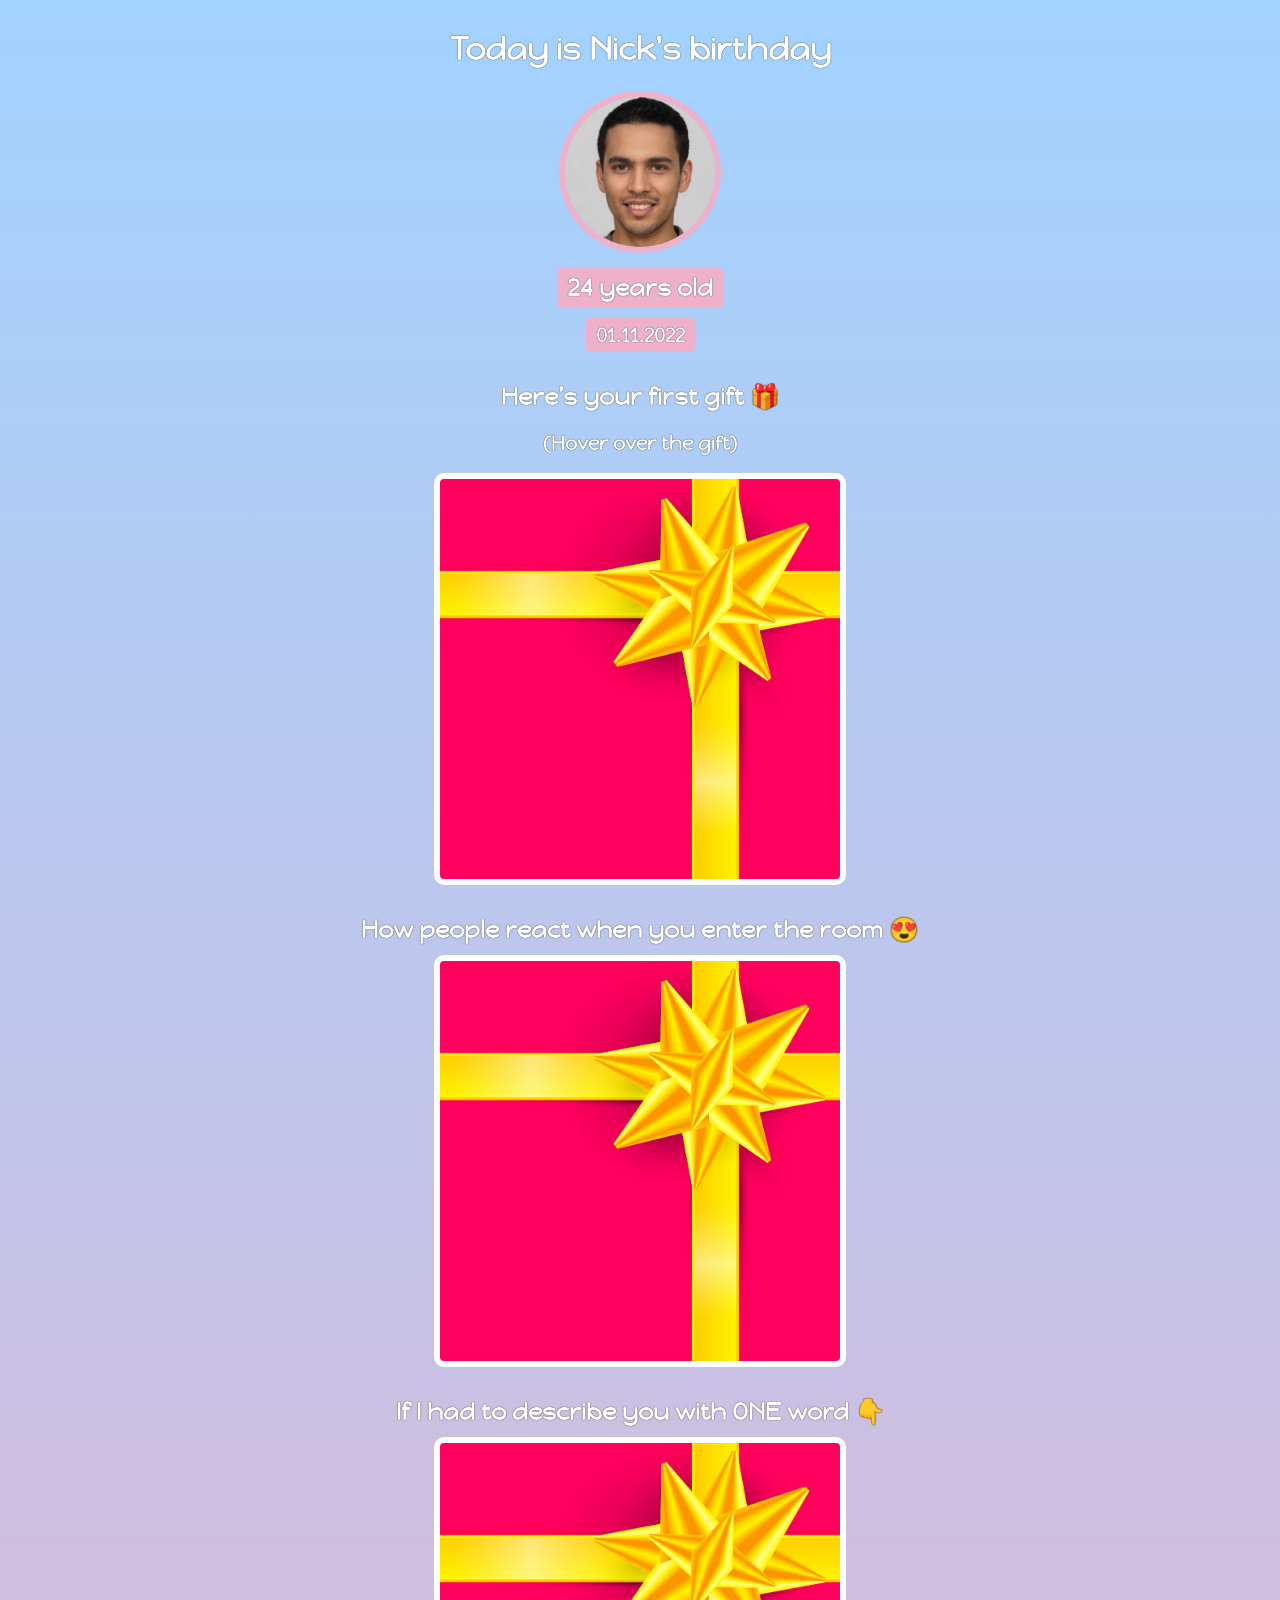
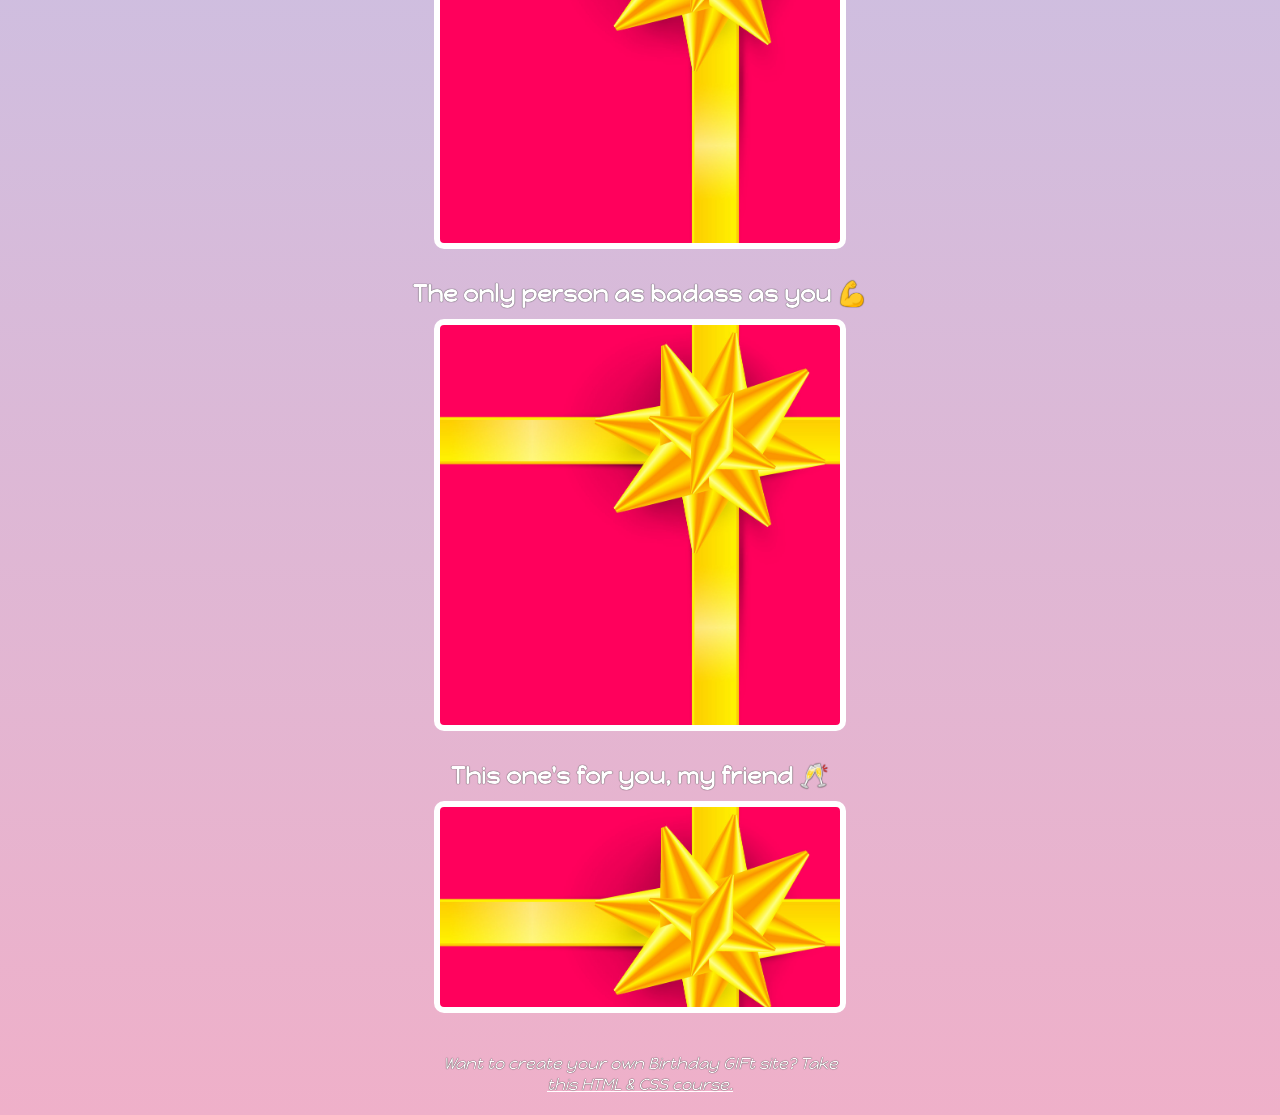
<file: birthday-gift-site/index.html>
<!DOCTYPE html>
<html lang="en">
<head>
    <meta charset="UTF-8">
    <meta name="viewport" content="width=device-width, initial-scale=1.0">
    <link rel="preconnect" href="https://fonts.googleapis.com">
     <link rel="preconnect" href="https://fonts.gstatic.com" crossorigin>
     <link href="https://fonts.googleapis.com/css2?family=Happy+Monkey&display=swap" rel="stylesheet">
    <title>Birthday Gift site</title>
    <link rel="stylesheet" href="index.css">
</head>
<body>
    <div id="header">
     <h1>Today is Nick's birthday </h1>
     <img id="bff-img" src="images/nick.jpg" alt="Nick's photo">
     <h2 id="bday-age">24 years old</h2>
     <h3 id="bday-date">01.11.2022</h3>
    </div>
    <div class="gift-section">
        <h2 class="gift-title">Here’s your first gift 🎁</h2>
        <h3 class="gift-hint">(Hover over the gift)</h3>
        <div class="gift-img" id="gift-img-happy" role="img" aria-label="A wrapped present. When hovered over, it changes to reveal a GIF of two friends cheering and jumping."></div>
    </div>
    <div class="gift-section">
        <h2 class="gift-title">How people react when you enter the room 😍</h2>
        <div class="gift-img" id="gift-img-hot" role="img" aria-label="A wrapped present. It changes to reveal a person smiling and winking on hover."></div>

    </div>
    <div class="gift-section">
        <h2 class="gift-title">If I had to describe you with ONE word 👇</h2>
        <div  class="gift-img" id="gift-img-genius" aria-label="A wrapped present. When hovered over, it changes to reveal a 'Genius' meme of popular rapper Drake."></div>
    </div>
    <div class="gift-section">
        <h2 class="gift-title">The only person as badass as you 💪</h2>
        <div class="gift-img" id="gift-img-badass" aria-label="A wrapped present. It changes to reveal a badass GIF of Chuck Norris on hover."></div>
    </div>
    <div class="gift-section">
        <h2 class="gift-title">This one's for you, my friend 🥂</h2>
        <div class="gift-img" id="gift-img-cheers" role="img aria-label="A wrapped present. When hovered over, it changes to reveal Leonardo DiCaprio as Jay in the Great Gatsby donning a tux and slick hair. 
        ></div>
    </div>
    <p id="footer">Want to create your own Birthday GIFt site? Take <a href="https://scrimba.com/learn/htmlandcss" target="_blank">this HTML & CSS course.</a></p>
        
</body>
</html>
</file>
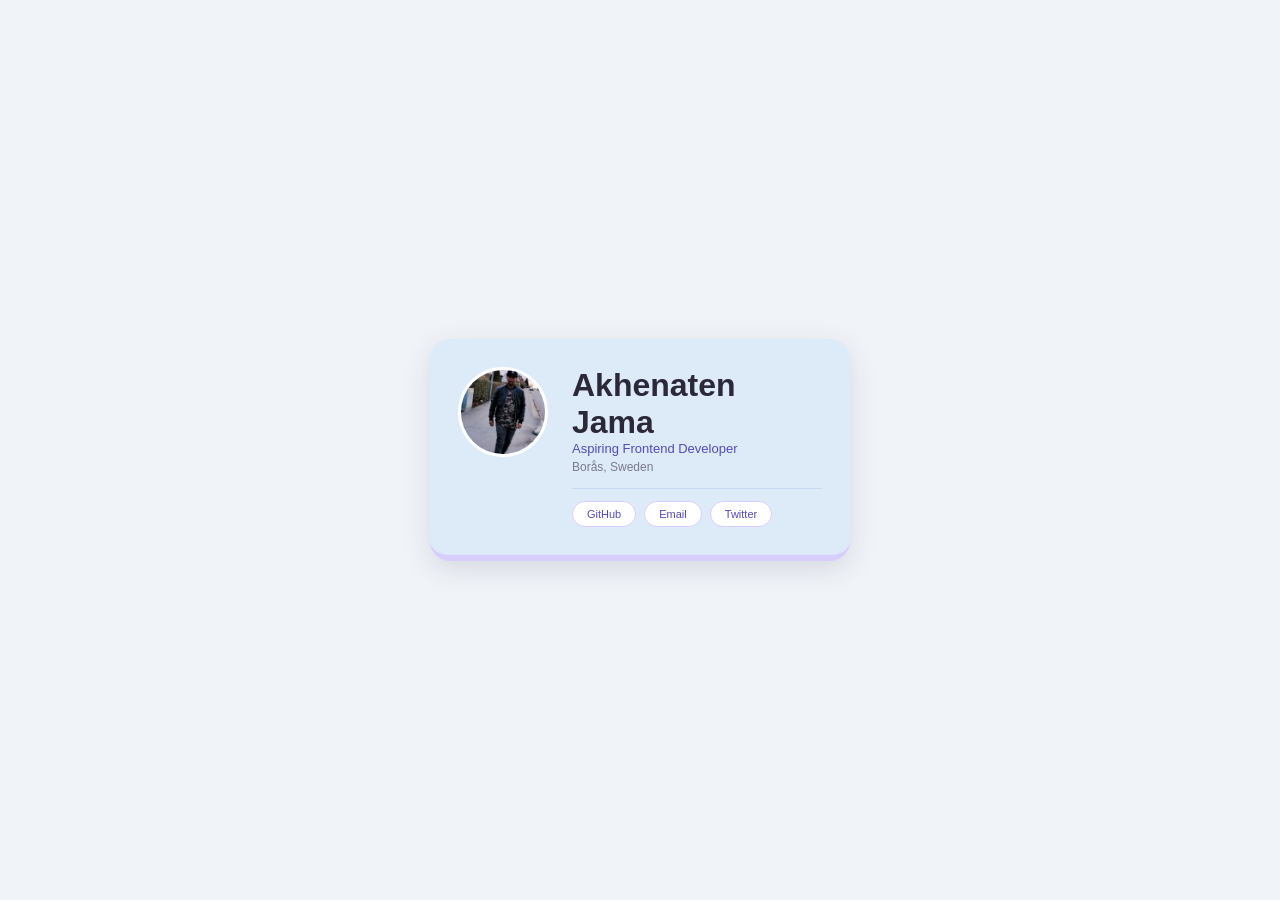
<file: business-card/index.html>
<!DOCTYPE html>
<html lang="en">
  <head>
    <meta charset="UTF-8" />
    <meta name="viewport" content="width=device-width, initial-scale=1.0" />
    <title>Akhenaten Jama — Business Card</title>
    <link rel="stylesheet" href="index.css" />
  </head>
  <body>
    <div class="card">
      <img class="avatar" src="images/pic.jpeg" alt="Akhenaten Jama" />
      <div class="info">
        <h1>Akhenaten Jama</h1>
        <p class="role">Aspiring Frontend Developer</p>
        <p class="location">Borås, Sweden</p>
        <hr class="divider" />
        <div class="socials">
          <a class="social-btn" href="https://github.com/Akhenaten88" target="_blank">GitHub</a>
          <a class="social-btn" href="mailto:akhenatenjama88@gmail.com">Email</a>
          <a class="social-btn" href="https://x.com/AkhenatenJama" target="_blank">Twitter</a>

        </div>
      </div>
    </div>
  </body>
</html>
</file>
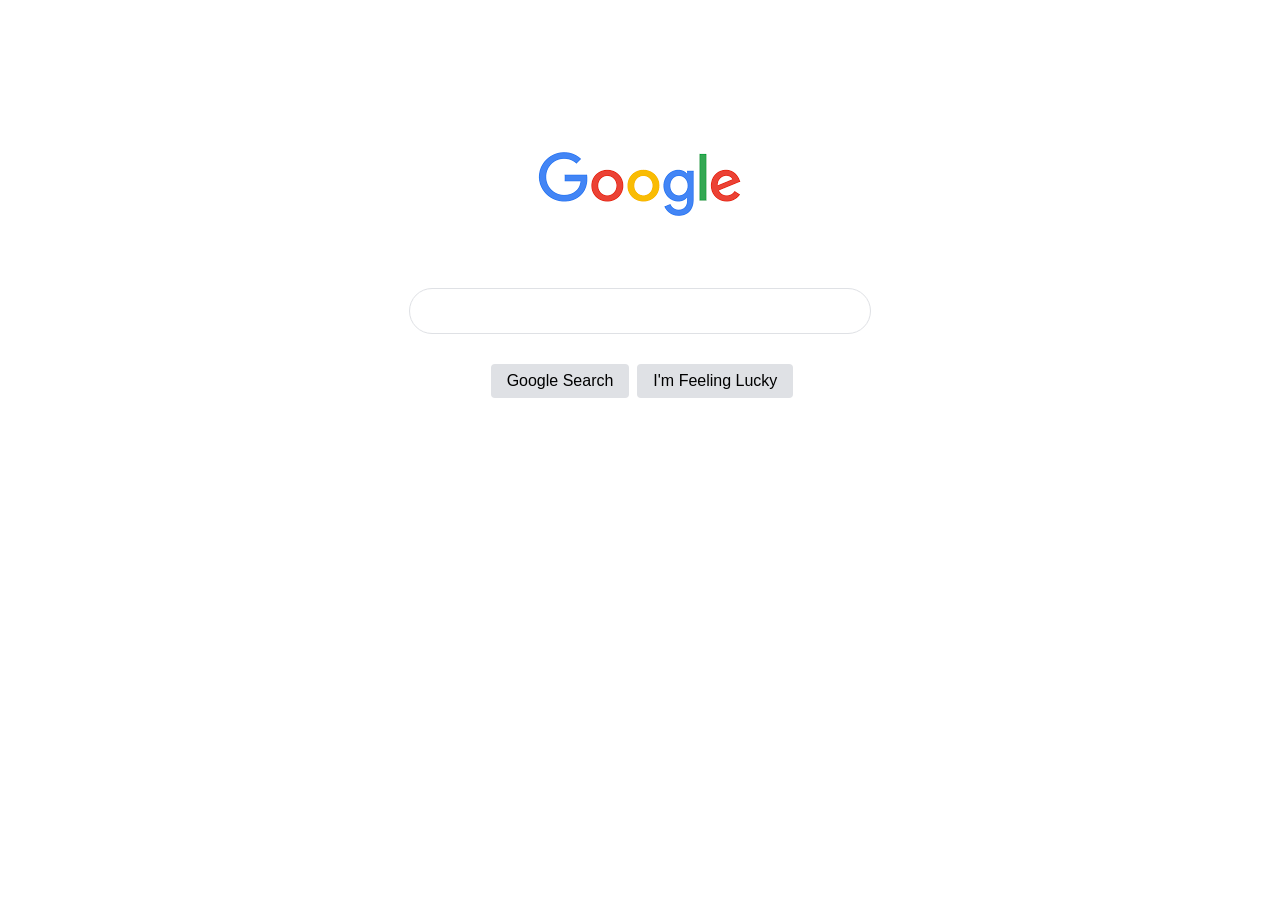
<file: google-clone/index.html>
<!DOCTYPE html>
<html lang="en">
<head>
    <meta charset="UTF-8">
    <meta http-equiv="X-UA-Compatible" content="IE=edge">
    <meta name="viewport" content="width=device-width, initial-scale=1.0">
    <link rel="stylesheet" href="./index.css">
    <title>Google Clone</title>
    <body>
        <div class="container">
       <img class="img-logo" src="images/google.png" alt="Google logo">
       <input class="input-search" type="text" >
       <div class="btn-wrapper">
         <button class="btn">Google Search</button>
         <button class="btn">I'm Feeling Lucky</button>
       </div>
        </div>
</html>
</file>
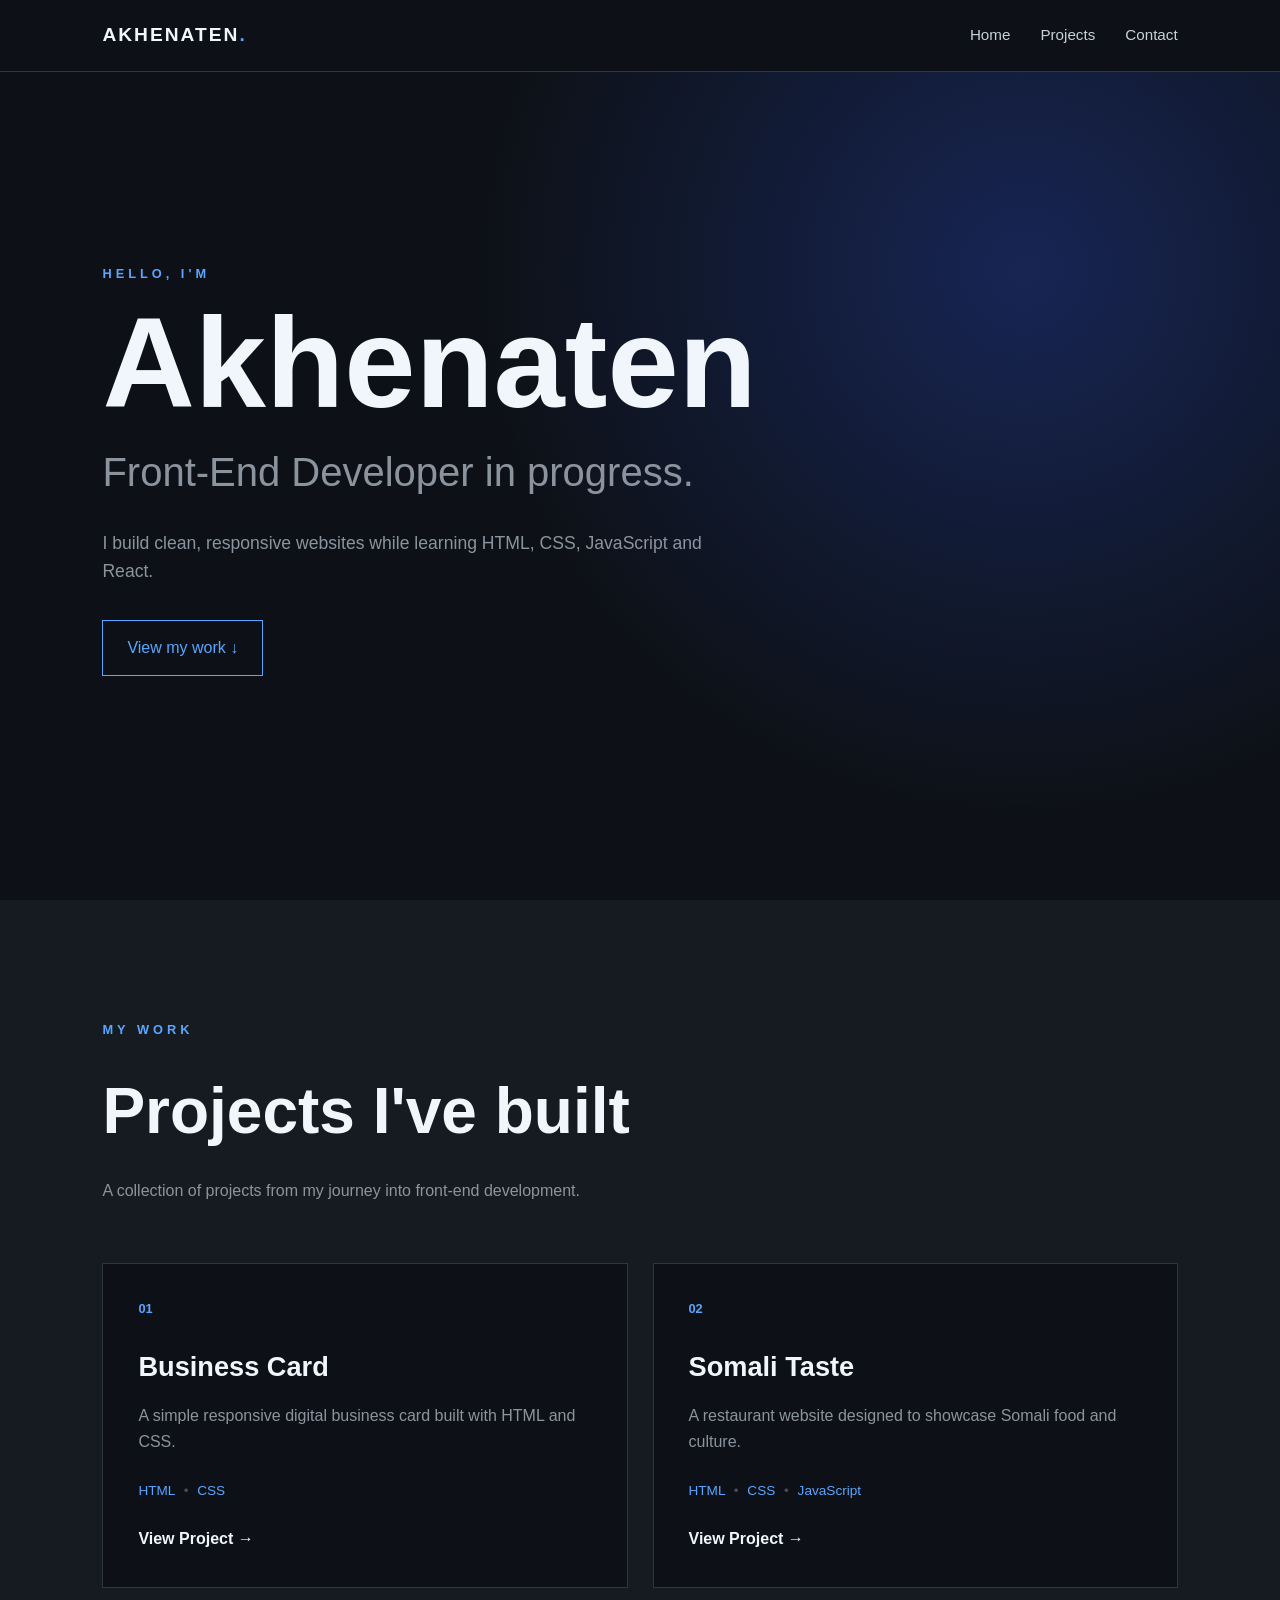
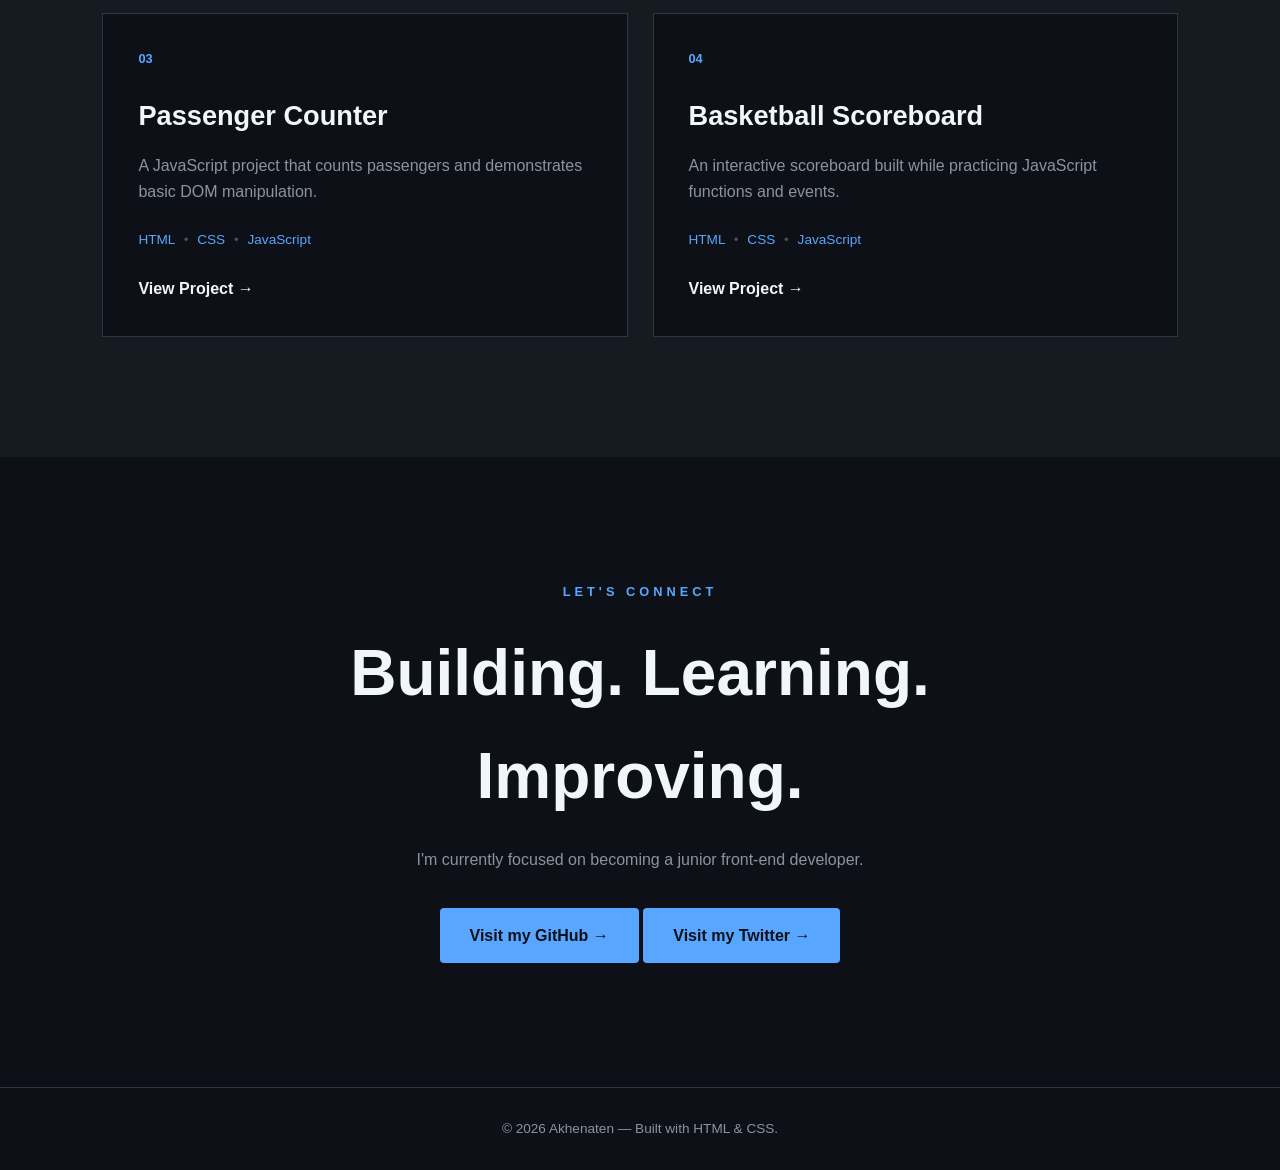
<file: portfolio/index.html>
<!DOCTYPE html>
<html lang="en">

<head>
  <meta charset="UTF-8">
  <meta name="viewport" content="width=device-width, initial-scale=1.0">

  <title>Akhenaten | Front-End Developer</title>

  <link rel="stylesheet" href="index.css">
</head>

<body>

  <!-- Navigation -->
  <nav id="navbar">

    <div class="logo">
      AKHENATEN<span>.</span>
    </div>

    <div class="nav-links">
      <a href="#welcome-section">Home</a>
      <a href="#project-section">Projects</a>
      <a href="#contact">Contact</a>
    </div>

  </nav>


  <!-- Welcome Section -->
  <section id="welcome-section">

    <div class="welcome-content">

      <p class="eyebrow">HELLO, I'M</p>

      <h1>Akhenaten</h1>

      <h2>Front-End Developer in progress.</h2>

      <p class="intro">
        I build clean, responsive websites while learning
        HTML, CSS, JavaScript and React.
      </p>

      <a class="welcome-button" href="#project-section">
        View my work ↓
      </a>

    </div>

  </section>


  <!-- Projects Section -->
  <section id="project-section">

    <div class="section-heading">

      <p class="eyebrow">MY WORK</p>

      <h2>Projects I've built</h2>

      <p>
        A collection of projects from my journey into
        front-end development.
      </p>

    </div>


    <div class="projects-container">


      <!-- Project 1 -->
      <article class="project-tile">

        <div class="project-number">
          01
        </div>

        <h3>Business Card</h3>

        <p>
          A simple responsive digital business card
          built with HTML and CSS.
        </p>

        <div class="technologies">
          HTML <span>•</span> CSS
        </div>

        <a href="https://business-card.netlify.app/" target="_blank">
          View Project →
        </a>

      </article>


      <!-- Project 2 -->
      <article class="project-tile">

        <div class="project-number">
          02
        </div>

        <h3>Somali Taste</h3>

        <p>
          A restaurant website designed to showcase
          Somali food and culture.
        </p>

        <div class="technologies">
          HTML <span>•</span> CSS <span>•</span> JavaScript
        </div>

        <a href="#" target="_blank">
          View Project →
        </a>

      </article>


      <!-- Project 3 -->
      <article class="project-tile">

        <div class="project-number">
          03
        </div>

        <h3>Passenger Counter</h3>

        <p>
          A JavaScript project that counts passengers
          and demonstrates basic DOM manipulation.
        </p>

        <div class="technologies">
          HTML <span>•</span> CSS <span>•</span> JavaScript
        </div>

        <a href="#" target="_blank">
          View Project →
        </a>

      </article>


      <!-- Project 4 -->
      <article class="project-tile">

        <div class="project-number">
          04
        </div>

        <h3>Basketball Scoreboard</h3>

        <p>
          An interactive scoreboard built while
          practicing JavaScript functions and events.
        </p>

        <div class="technologies">
          HTML <span>•</span> CSS <span>•</span> JavaScript
        </div>

        <a href="#" target="_blank">
          View Project →
        </a>

      </article>

    </div>

  </section>


  <!-- Contact Section -->
  <section id="contact">

    <div class="contact-content">

      <p class="eyebrow">LET'S CONNECT</p>

      <h2>Building. Learning. Improving.</h2>

      <p>
        I'm currently focused on becoming a junior
        front-end developer.
      </p>

      <a
        id="profile-link"
        href="https://github.com/Akhenaten88"
        target="_blank"
      >
        Visit my GitHub →
      </a>

      <a id="profile-link" href="https://x.com/AkhenatenJama/" target="_blank">
        Visit my Twitter →

      </a>

    </div>

  </section>


  <!-- Footer -->
  <footer>

    <p>
      © 2026 Akhenaten — Built with HTML & CSS.
    </p>

  </footer>

</body>

</html>
</file>
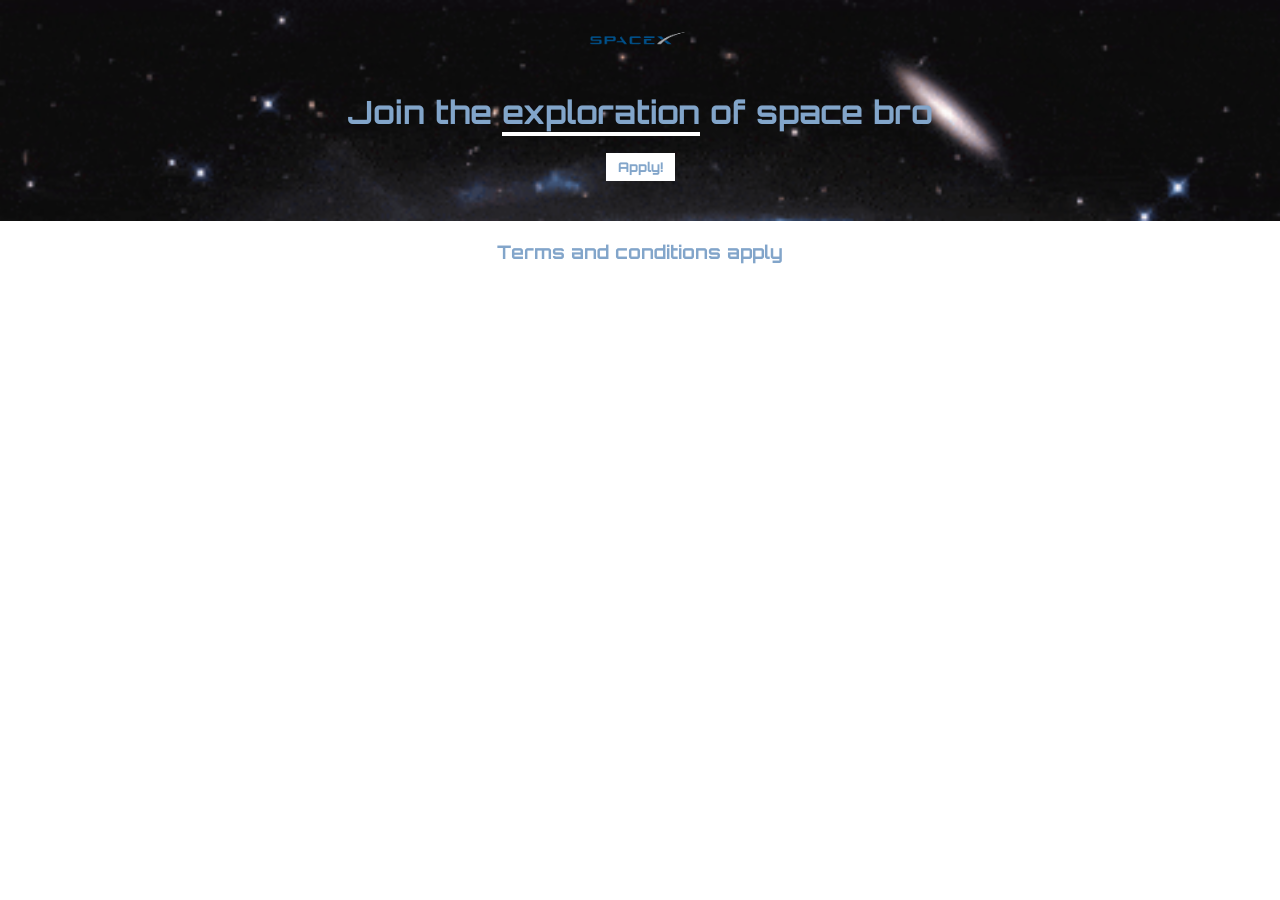
<file: space-exploration-site/index.html>
<!DOCTYPE html>
<html lang="en">
<head>
    <link rel="preconnect" href="https://fonts.googleapis.com">
        <link rel="preconnect" href="https://fonts.gstatic.com" crossorigin>
        <link href="https://fonts.googleapis.com/css2?family=Orbitron:wght@400;800&display=swap" rel="stylesheet">
    <meta charset="UTF-8">
    <meta name="viewport" content="width=device-width, initial-scale=1.0">
    <title>Space Exploration</title>
    <link rel="stylesheet" href="index.css">
</head>
<body>
    <div id="hero">
    <img  id="spacex-logo" src="images/spacex.png">
    <h1>Join the <span class="underline">exploration</span> of space bro</h1>
    <button class="btn">Apply!</button>
    </div>
    <h3>Terms and conditions apply</h3>
</body>
</html>
</file>
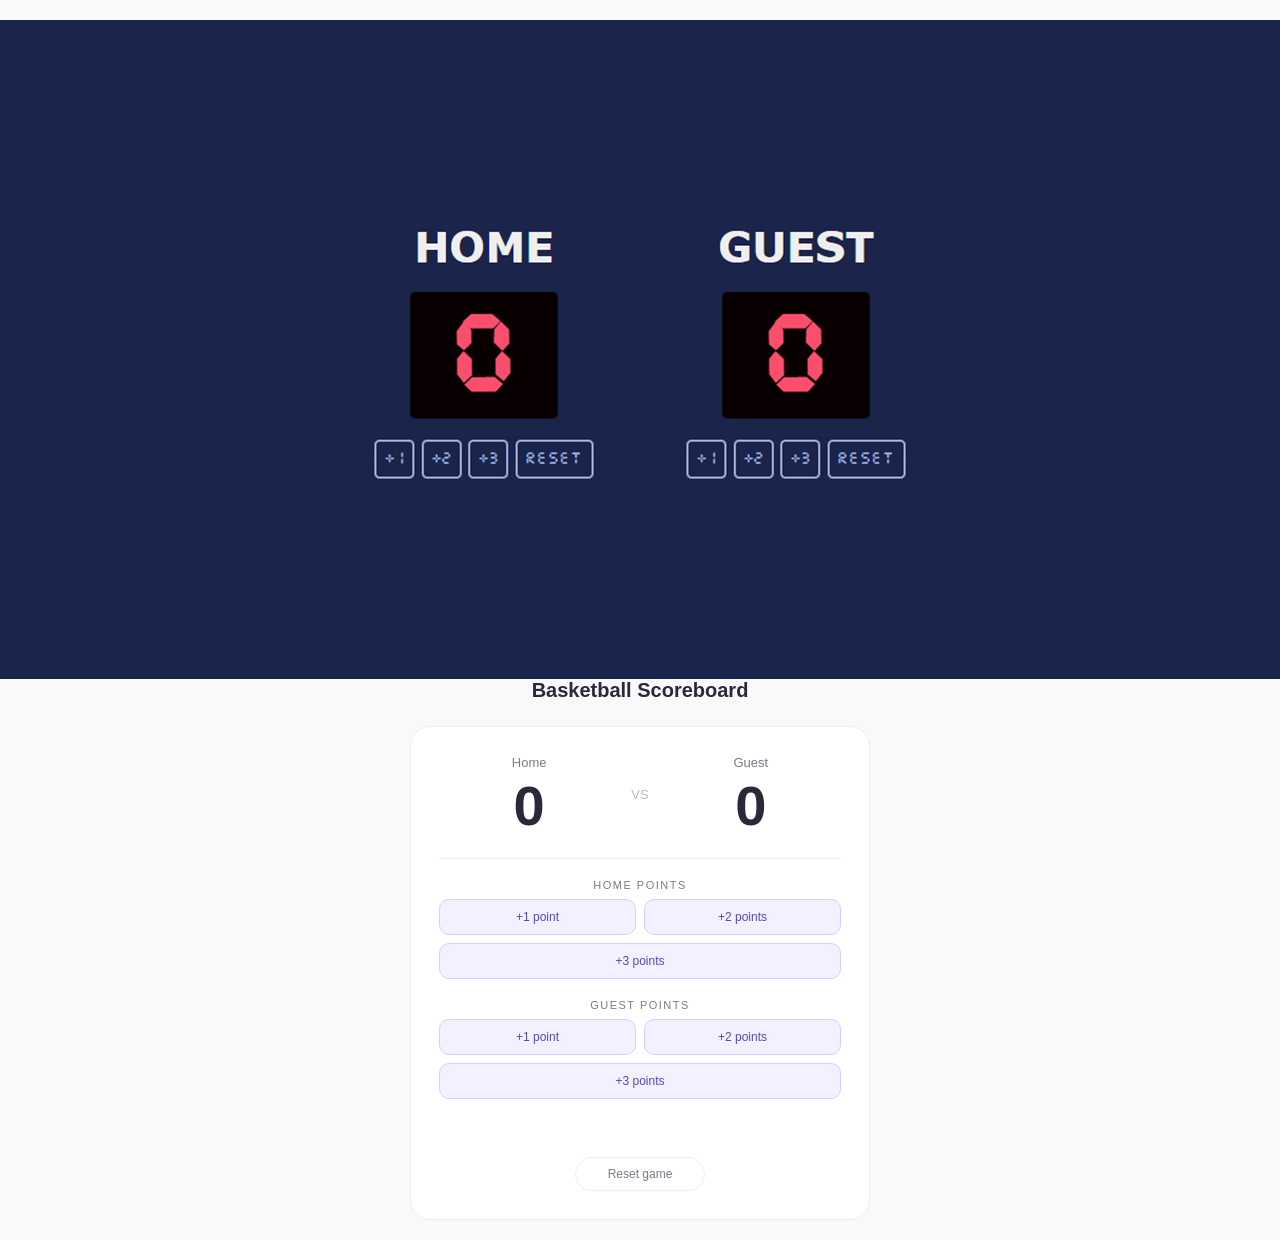
<file: js-practice/basketball-scoreboard/index.html>
<!DOCTYPE html>
<html lang="en">
  <head>
    <meta charset="UTF-8" />
    <meta name="viewport" content="width=device-width, initial-scale=1.0" />
    <title>Basketball Scoreboard</title>
    <link rel="icon" href="images/Favicon.png">
    <link rel="stylesheet" href="index.css" />
  </head>
  <body>
     <img src="images/Desktop.jpg" alt="Basketball scoreboard background">
    <h1 class="title">Basketball Scoreboard</h1>

    <div class="board">

      <!-- SCORES -->
      <div class="teams">
        <div class="team">
          <p class="team-name">Home</p>
          <p class="score" id="home-score">0</p>
        </div>
        <p class="vs">VS</p>
        <div class="team">
          <p class="team-name">Guest</p>
          <p class="score" id="guest-score">0</p>
        </div>
      </div>

      <hr class="divider" />

      <!-- HOME BUTTONS -->
      <p class="lbl">Home points</p>
      <div class="btn-grid">
        <button onclick="addScore('home', 1)">+1 point</button>
        <button onclick="addScore('home', 2)">+2 points</button>
        <button class="full" onclick="addScore('home', 3)">+3 points</button>
      </div>

      <!-- GUEST BUTTONS -->
      <p class="lbl">Guest points</p>
      <div class="btn-grid">
        <button onclick="addScore('guest', 1)">+1 point</button>
        <button onclick="addScore('guest', 2)">+2 points</button>
        <button class="full" onclick="addScore('guest', 3)">+3 points</button>
      </div>

      <!-- WINNER MESSAGE -->
      <p class="winner" id="winner"></p>

      <!-- RESET -->
      <div class="reset-row">
        <button class="reset-btn" onclick="resetGame()">Reset game</button>
      </div>

    </div>

    <script src="index.js"></script>
  </body>
</html>
</file>
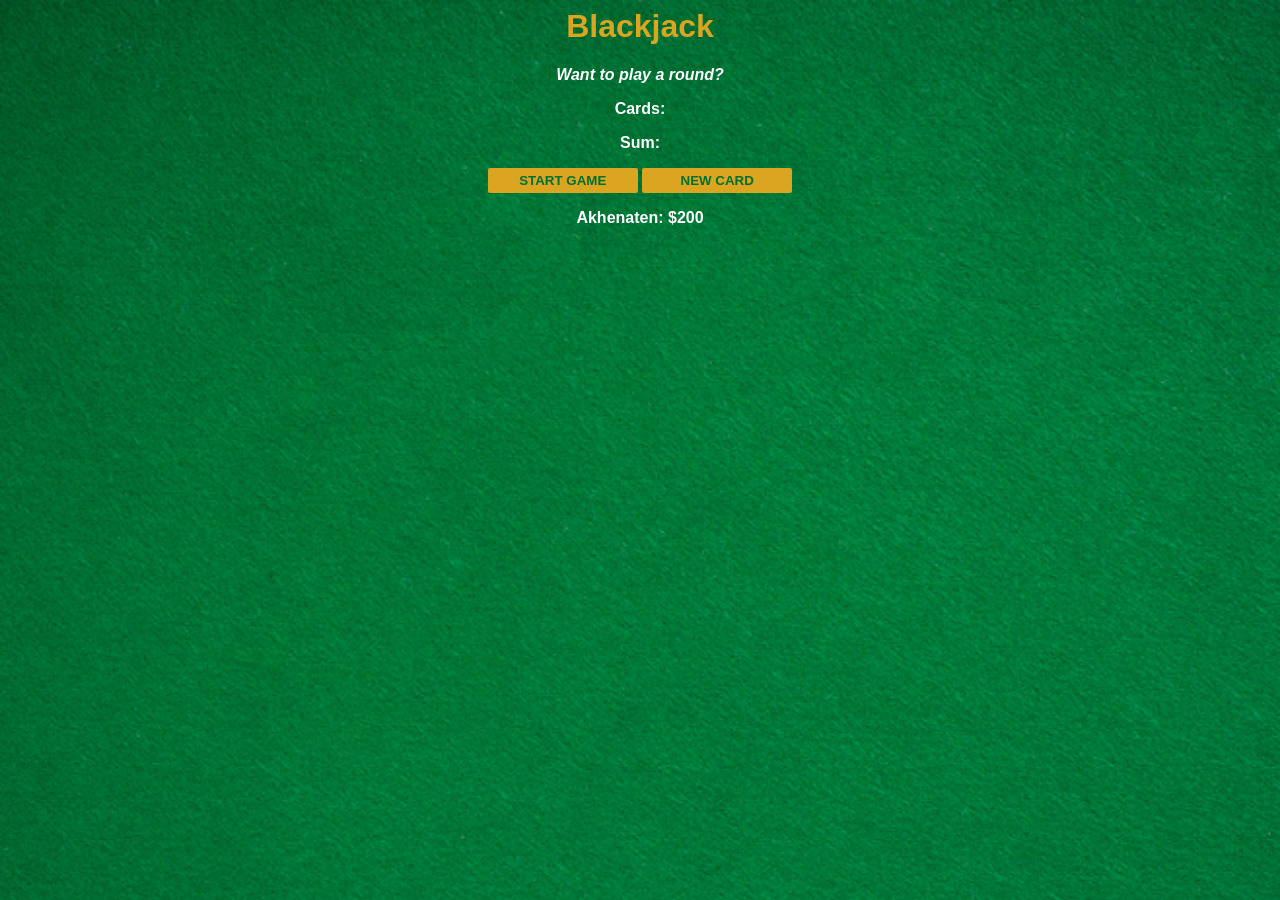
<file: js-practice/blackjack-game/index.html>
<html>
    <head>
        <link rel="stylesheet" href="index.css">
    </head>
    <body>
        <h1>Blackjack</h1>
        <p id="message-el">Want to play a round?</p>
        <p id="cards-el">Cards:</p>
        <p id="sum-el">Sum:</p>
        <button onclick="startGame()">START GAME</button>
        <button onclick="newCard()">NEW CARD</button>
        <p id="player-el"></p>
        <script src="index.js"></script>
    </body>
</html>
</file>
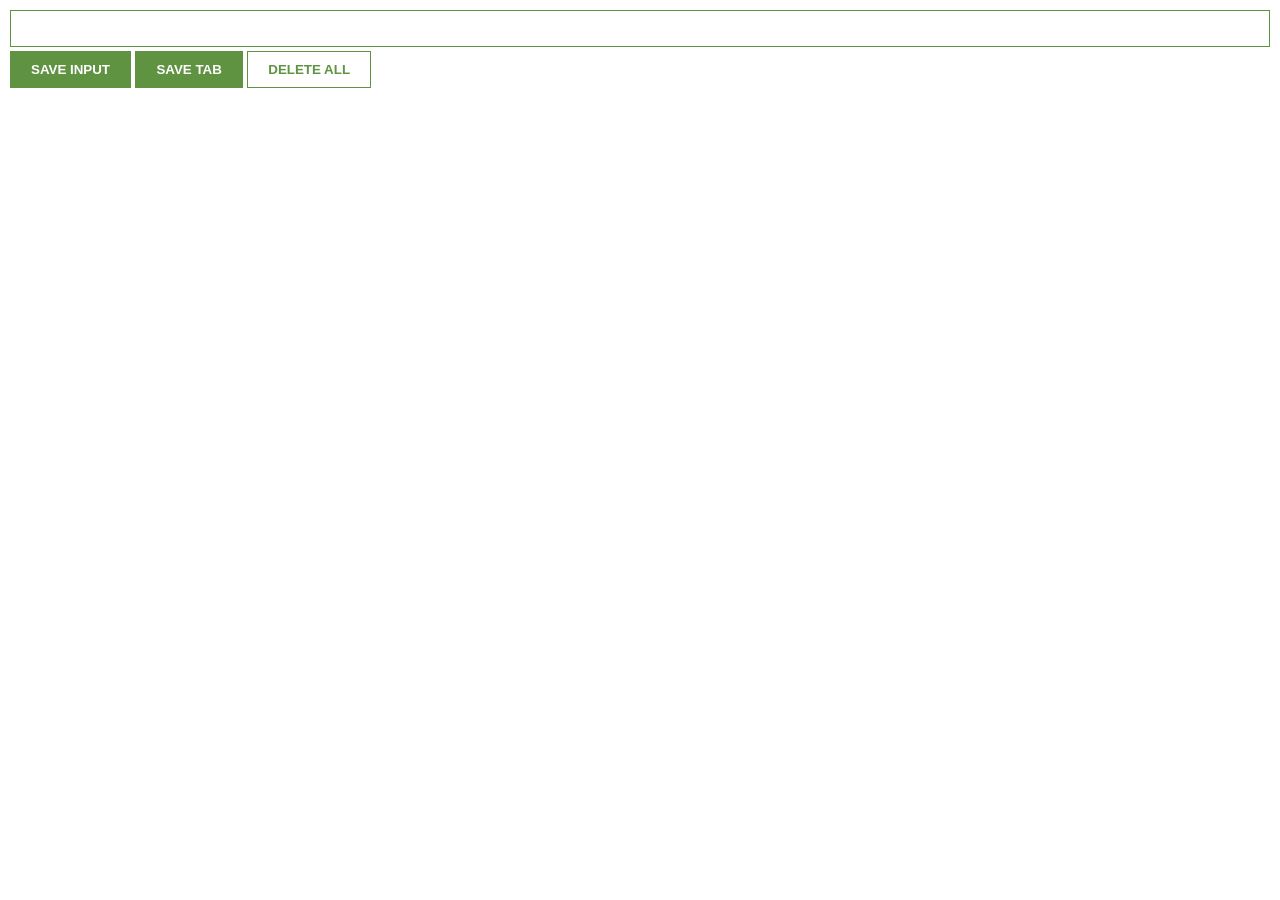
<file: js-practice/chrome-extension/index.html>
<!DOCTYPE html>
<html lang="en">
<head>
    <meta charset="UTF-8">
    <meta name="viewport" content="width=device-width, initial-scale=1.0">
    <title>Chrome Extension</title>
    <link rel="stylesheet" href="index.css">
</head>
<body>
   <input type="text" id="input-el">
        <button id="input-btn">SAVE INPUT</button>
        <button id="tab-btn">SAVE TAB</button>
        <button id="delete-btn">DELETE ALL</button>
        <ul id="ul-el">
        </ul>
    <script src="index.js"></script>
</body>
</html>
</file>
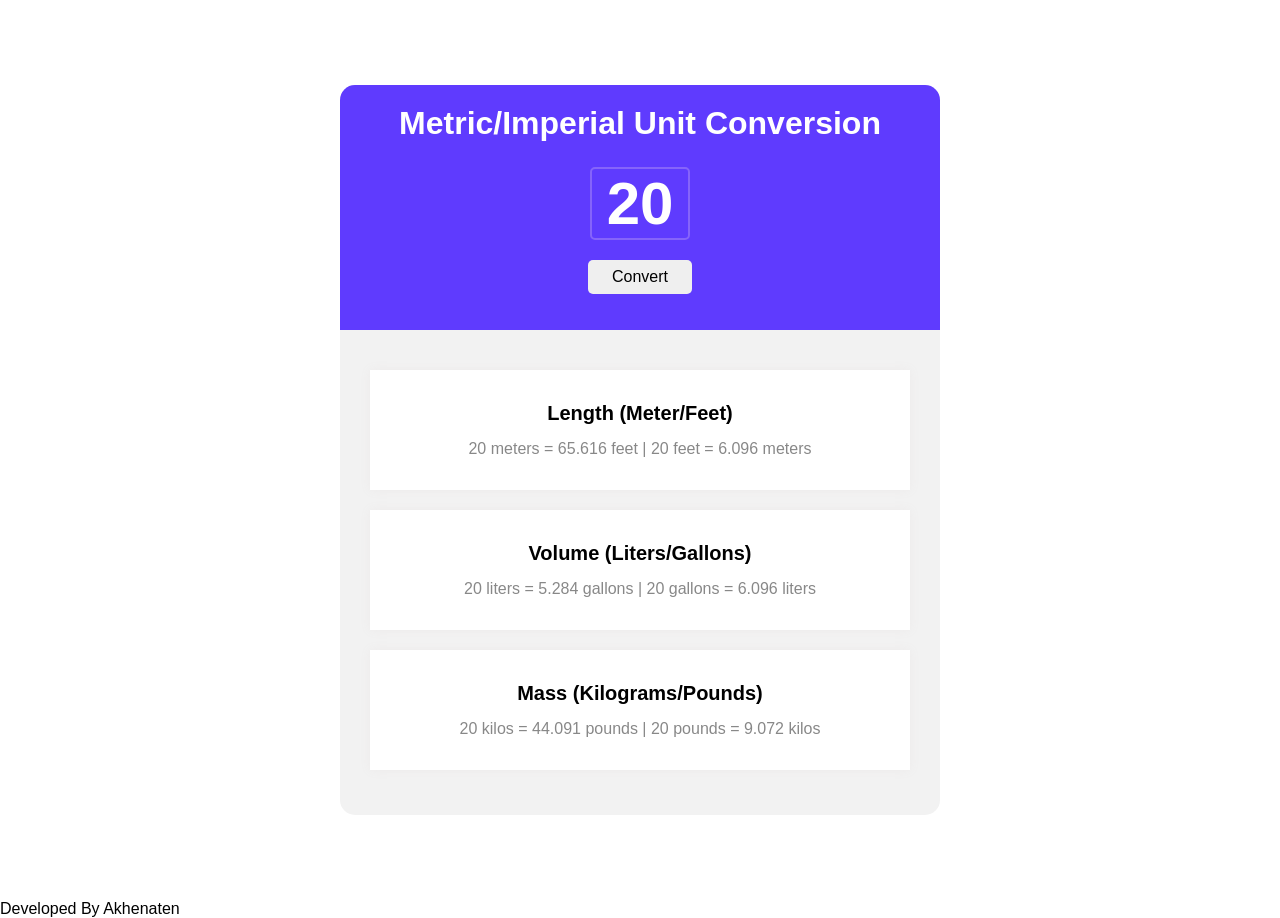
<file: js-practice/unit-converter/index.html>
<!DOCTYPE html>
<html>
    <head>
        <title>Unit Converter</title>
        <link rel="stylesheet" href="index.css">
    </head>
    <body>
        <div class="container">
            <div class="container-clild">

                <div class="header-div">
                    <h1 class="header-text">Metric/Imperial Unit Conversion</h1>
                    <input type="number" id="unit-input" value="20">
                    <button id="convert-btn">Convert</button>
                </div>

                <div class="chield-result">
                    <p class="title">Length (Meter/Feet)</p>
                    <p class="title-result" id="length">20 meters = 65.616 feet | 20 feet = 6.096 meters</p>
                </div>
                <div class="chield-result">
                    <p class="title">Volume (Liters/Gallons)</p>
                    <p class="title-result" id="volume">20 liters = 5.284 gallons | 20 gallons = 6.096 liters</p>
                </div>
                <div class="chield-result">
                    <p class="title">Mass (Kilograms/Pounds)</p>
                    <p class="title-result" id="mass">20 kilos = 44.091 pounds | 20 pounds = 9.072 kilos</p>
                </div>
            </div>
        </div>

        <p>Developed By Akhenaten</p>
        
        <script src="index.js"></script>
    </body>
</html>
</file>
<file: birthday-gift-site/index.css>
body {
    text-align: center;
    font-family: 'Happy Monkey', cursive;
    background: linear-gradient(#a2d2ff, #EFB0C9);
    color: #ffffff;
}


h1, h2, h3, h4, p{
    text-shadow: 0px 0px 1px black;
}

#bff-img{
    width: 150px;
    border-radius: 50%;
    border: 6px solid #EFB0C9;
    margin-bottom: 10px;
}

#bday-age {
    background: #EFB0C9;
    padding: 5px 10px;
    border-radius: 5px;
    margin: 5px 0 10px 0;
}

#bday-date {
    margin: 0;
    background: #EFB0C9;
    padding: 5px 10px;
    border-radius: 5px;
}

#header {
    display: flex;
    flex-direction: column;
    align-items: center;
}

.gift-section{
    margin-top: 30px;
}

.gift-title{
    margin-bottom: 10px;
}

.gift-hin{
    margin-bottom: 0px;
}

.gift-img{
    display: block;
    width: 400px;
    border: 6px solid white;
    border-radius: 10px;
    background-image: url("images/gift-cover.jpg");
    background-size: cover;
    height: 400px;
    margin:  auto;
}

#gift-img-happy:hover{
    background-image: url("images/happy.gif");
}

#gift-img-hot:hover{
    background-image: url("images/hot.gif");
}

#gift-img-genius:hover{
    background-image: url("images/genius.gif");
}

#gift-img-badass:hover{
    background-image: url("images/badass.gif");
}

#gift-img-cheers{
    height: 200px;
}

#gift-img-cheers:hover{
    background-image: url("images/cheers.gif");
}

#footer{
    font-style: italic;
    width: 400px;
    margin: 40px auto 20px;
}

a {
    color: white;
}
</file>
<file: business-card/index.css>
* {
  box-sizing: border-box;
  margin: 0;
  padding: 0;
}

body {
  font-family: Verdana, Geneva, Tahoma, sans-serif;
  background: #f0f4f9;
  display: flex;
  justify-content: center;
  align-items: center;
  min-height: 100vh;
}

@keyframes fadeSlideUp {
  from {
    opacity: 0;
    transform: translateY(24px);
  }
  to {
    opacity: 1;
    transform: translateY(0);
  }
}

.card {
  width: 100%;
  max-width: 420px;
  padding: 28px;
  display: flex;
  gap: 24px;
  align-items: flex-start;
  background: #ddebf8;
  color: #2b2839;
  border-radius: 20px;
  border-bottom: 6px solid #d8cefe;
  box-shadow: 0 8px 28px rgba(43, 40, 57, 0.13);
  animation: fadeSlideUp 0.6s ease both;
  transition: transform 0.3s ease, box-shadow 0.3s ease;
}

.card:hover {
  transform: translateY(-8px);
  box-shadow: 0 20px 40px rgba(43, 40, 57, 0.18);
}

.avatar {
  width: 90px;
  height: 90px;
  border-radius: 50%;
  object-fit: cover;
  border: 3px solid #fff;
  flex-shrink: 0;
  background: #d8cefe;
}

.info {
  flex: 1;
}

.info h3 {
  font-size: 17px;
  font-weight: 600;
  color: #2b2839;
  margin-bottom: 4px;
}

.role {
  font-size: 13px;
  color: #534ab7;
  margin-bottom: 4px;
}

.location {
  font-size: 12px;
  font-weight: 400;
  color: #7a7a8c;
}

.badge {
  display: inline-block;
  margin-left: 8px;
  background: #d8cefe;
  color: #534ab7;
  font-size: 10px;
  font-weight: 500;
  padding: 2px 10px;
  border-radius: 999px;
  vertical-align: middle;
}

.divider {
  border: none;
  border-top: 1px solid #c5d9ef;
  margin: 14px 0 12px;
}

.socials {
  display: flex;
  gap: 8px;
  flex-wrap: wrap;
}

.social-btn {
  display: inline-flex;
  align-items: center;
  padding: 6px 14px;
  border-radius: 999px;
  font-size: 11px;
  font-weight: 500;
  text-decoration: none;
  color: #534ab7;
  background: #fff;
  border: 1.5px solid #d8cefe;
  transition: background 0.2s ease, transform 0.2s ease, border-color 0.2s ease;
}

.social-btn:hover {
  background: #d8cefe;
  border-color: #b0a0f5;
  transform: scale(1.05);
}
</file>
<file: google-clone/index.css>
.container{
  margin-top: 100px;
  text-align: center;
}  


.img-logo{
    display: block;
    width: 300px;
    margin-bottom: 20px;
    margin-left: auto;
    margin-right: auto;
}

.input-search{
    display: block;
    width:400px;
    margin-left: auto;
    margin-right: auto;
    line-height: 24px;
    padding-top: 10px;
    padding-bottom: 10px;
    padding-left: 30px;
    padding-right: 30px;
    border: 1px solid #dfe1e5;
    border-radius: 24px;
    font-size: 16px;
}

.btn{
    margin-left: 4px;
    margin-right: 4px;
    margin-top: 30px;
    background: #dfe1e5;
    border: none;
    border-radius: 24px;
    font-size: 16px;
    padding-top: 8px;
    padding-bottom: 8px;
    padding-left: 16px;
    padding-right: 16px;
    border-radius: 4px;
}

.btn-wrapper{
    display: flex;
    justify-content: center;
    margin-left: 4px;
   
}
</file>
<file: portfolio/index.css>
/* ==============================
   RESET
============================== */

* {
  box-sizing: border-box;
  margin: 0;
  padding: 0;
}

html {
  scroll-behavior: smooth;
}

body {
  font-family: Arial, Helvetica, sans-serif;
  background-color: #0d1117;
  color: #f0f6fc;
  line-height: 1.6;
}


/* ==============================
   NAVBAR
============================== */

#navbar {
  position: fixed;
  top: 0;
  left: 0;

  width: 100%;

  display: flex;
  justify-content: space-between;
  align-items: center;

  padding: 20px 8%;

  background-color: #0d1117;

  border-bottom: 1px solid #30363d;

  z-index: 1000;
}

.logo {
  font-size: 1.2rem;
  font-weight: bold;
  letter-spacing: 2px;
}

.logo span {
  color: #58a6ff;
}

.nav-links {
  display: flex;
  gap: 30px;
}

.nav-links a {
  color: #c9d1d9;

  text-decoration: none;

  font-size: 0.95rem;

  transition: color 0.3s ease;
}

.nav-links a:hover {
  color: #58a6ff;
}


/* ==============================
   WELCOME SECTION
============================== */

#welcome-section {
  min-height: 100vh;

  display: flex;
  align-items: center;

  padding: 120px 8% 80px;

  background:
    radial-gradient(
      circle at 80% 30%,
      #172554 0%,
      #0d1117 45%
    );
}

.welcome-content {
  max-width: 800px;
}

.eyebrow {
  color: #58a6ff;

  font-size: 0.8rem;

  font-weight: bold;

  letter-spacing: 4px;

  margin-bottom: 20px;
}

#welcome-section h1 {
  font-size: clamp(4rem, 10vw, 8rem);

  line-height: 0.9;

  margin-bottom: 20px;
}

#welcome-section h2 {
  font-size: clamp(1.5rem, 4vw, 2.5rem);

  color: #8b949e;

  font-weight: normal;

  margin-bottom: 25px;
}

.intro {
  max-width: 600px;

  color: #8b949e;

  font-size: 1.1rem;

  margin-bottom: 35px;
}

.welcome-button {
  display: inline-block;

  padding: 14px 24px;

  border: 1px solid #58a6ff;

  color: #58a6ff;

  text-decoration: none;

  transition: all 0.3s ease;
}

.welcome-button:hover {
  background-color: #58a6ff;

  color: #0d1117;
}


/* ==============================
   PROJECT SECTION
============================== */

#project-section {
  padding: 120px 8%;

  background-color: #161b22;

  scroll-margin-top: 80px;
}

.section-heading {
  max-width: 650px;

  margin-bottom: 60px;
}

.section-heading h2 {
  font-size: clamp(2.5rem, 6vw, 4rem);

  margin-bottom: 15px;
}

.section-heading > p:last-child {
  color: #8b949e;
}


/* ==============================
   PROJECT CARDS
============================== */

.projects-container {
  display: grid;

  grid-template-columns:
    repeat(2, minmax(0, 1fr));

  gap: 25px;
}

.project-tile {
  padding: 35px;

  background-color: #0d1117;

  border: 1px solid #30363d;

  transition:
    transform 0.3s ease,
    border-color 0.3s ease;
}

.project-tile:hover {
  transform: translateY(-6px);

  border-color: #58a6ff;
}

.project-number {
  color: #58a6ff;

  font-size: 0.8rem;

  font-weight: bold;

  margin-bottom: 25px;
}

.project-tile h3 {
  font-size: 1.7rem;

  margin-bottom: 15px;
}

.project-tile p {
  color: #8b949e;

  margin-bottom: 25px;
}

.technologies {
  color: #58a6ff;

  font-size: 0.85rem;

  margin-bottom: 25px;
}

.technologies span {
  color: #484f58;

  margin: 0 5px;
}

.project-tile a {
  color: #f0f6fc;

  text-decoration: none;

  font-weight: bold;
}

.project-tile a:hover {
  color: #58a6ff;
}


/* ==============================
   CONTACT
============================== */

#contact {
  min-height: 70vh;

  display: flex;
  align-items: center;

  justify-content: center;

  text-align: center;

  padding: 100px 8%;

  background-color: #0d1117;

  scroll-margin-top: 80px;
}

.contact-content {
  max-width: 700px;
}

.contact-content h2 {
  font-size: clamp(2.5rem, 6vw, 4rem);

  margin-bottom: 20px;
}

.contact-content > p:not(.eyebrow) {
  color: #8b949e;

  margin-bottom: 35px;
}

#profile-link {
  display: inline-block;

  padding: 15px 30px;

  background-color: #58a6ff;

  color: #0d1117;

  text-decoration: none;

  font-weight: bold;

  border-radius: 4px;

  transition: background-color 0.3s ease;
}

#profile-link:hover {
  background-color: #79c0ff;
}


/* ==============================
   FOOTER
============================== */

footer {
  padding: 30px 8%;

  border-top: 1px solid #30363d;

  color: #8b949e;

  text-align: center;

  font-size: 0.85rem;
}


/* ==============================
   MEDIA QUERY
============================== */

@media (max-width: 700px) {

  #navbar {
    padding: 15px 5%;

    flex-direction: column;

    gap: 10px;
  }

  .nav-links {
    gap: 15px;
  }

  .nav-links a {
    font-size: 0.8rem;
  }

  #welcome-section {
    padding: 130px 5% 70px;
  }

  #welcome-section h1 {
    font-size: 4rem;
  }

  #project-section {
    padding: 80px 5%;
  }

  .projects-container {
    grid-template-columns: 1fr;
  }

  .project-tile {
    padding: 25px;
  }

  #contact {
    padding: 80px 5%;
  }

}
</file>
<file: space-exploration-site/index.css>
body{
    margin: 0;
    color: #82a5ca;
    text-align: center;
    font-family: 'Orbitron', sans-serif;
}

#hero{
    background-image: url("images/galazy.gif");
    background-size: cover;
    padding: 10px 0 40px 0;

}

#spacex-logo{
    width: 100px;
}

.btn{
    padding: 6px 12px;
    background: white;
    border: none;
    font-family: 'Orbitron', sans-serif;
    color: #82a5ca;
    font-weight: 800;
}

.underline{
    border-bottom: 4px solid white;
}

#spacex-logo{
    width: 100px;
}
</file>
<file: js-practice/basketball-scoreboard/index.css>
* {
  box-sizing: border-box;
  margin: 0;
  padding: 0;
}

body {
  font-family: Verdana, Geneva, Tahoma, sans-serif;
  background: #f9f9f9;
  color: #2b2839;
  display: flex;
  flex-direction: column;
  align-items: center;
  justify-content: center;
  min-height: 100vh;
  padding: 20px;
}

/* ── Title ── */
.title {
  font-size: 20px;
  font-weight: 600;
  margin-bottom: 24px;
  color: #2b2839;
}

/* ── Board ── */
.board {
  background: #fff;
  border: 1.5px solid #eee;
  border-radius: 20px;
  padding: 28px;
  width: 100%;
  max-width: 460px;
}

/* ── Teams & Scores ── */
.teams {
  display: grid;
  grid-template-columns: 1fr auto 1fr;
  align-items: center;
  gap: 12px;
  margin-bottom: 24px;
  text-align: center;
}

.team-name {
  font-size: 13px;
  color: #7a7a8c;
  margin-bottom: 8px;
}

.score {
  font-size: 56px;
  font-weight: 600;
  color: #2b2839;
  line-height: 1;
}

.vs {
  font-size: 13px;
  color: #bbb;
  font-weight: 500;
}

/* ── Divider ── */
.divider {
  border: none;
  border-top: 1px solid #eee;
  margin-bottom: 20px;
}

/* ── Labels ── */
.lbl {
  font-size: 11px;
  letter-spacing: 1.5px;
  text-transform: uppercase;
  color: #7a7a8c;
  text-align: center;
  margin-bottom: 8px;
}

/* ── Button Grid ── */
.btn-grid {
  display: grid;
  grid-template-columns: 1fr 1fr;
  gap: 8px;
  margin-bottom: 20px;
}

.btn-grid .full {
  grid-column: 1 / -1;
}

button {
  font-family: Verdana, Geneva, Tahoma, sans-serif;
  font-size: 12px;
  font-weight: 500;
  padding: 10px;
  border-radius: 10px;
  border: 1.5px solid #d8cefe;
  background: #f3f0ff;
  color: #534ab7;
  cursor: pointer;
  transition: background 0.2s, transform 0.15s;
}

button:hover {
  background: #d8cefe;
  transform: scale(1.03);
}

button:active {
  transform: scale(0.98);
}

/* ── Winner message ── */
.winner {
  text-align: center;
  font-size: 14px;
  font-weight: 600;
  color: #3b6d11;
  min-height: 22px;
  margin-bottom: 16px;
}

/* ── Reset ── */
.reset-row {
  display: flex;
  justify-content: center;
}

.reset-btn {
  background: transparent;
  border: 1.5px solid #eee;
  color: #7a7a8c;
  padding: 9px 32px;
  border-radius: 999px;
  font-size: 12px;
  width: auto;
}

.reset-btn:hover {
  background: #f9f9f9;
  transform: none;
}

/* ── Responsive ── */
@media (max-width: 480px) {
  .score { font-size: 42px; }
  .board { padding: 20px; }
}
</file>
<file: js-practice/blackjack-game/index.css>
body{
    font-family: 'Trebuchet MS', 'Lucida Sans Unicode', 'Lucida Grande', 'Lucida Sans', Arial, sans-serif;
    background-image: url("images/table.png");
    background-size: cover;
    text-align: center;
    color: white;
    font-weight: bold;
}

h1{
    color: goldenrod;
}

#message-el{
    font-style: italic;
}

button{
    color: #016f32;
    width: 150px;
    background-color: goldenrod;
    padding-top: 5px;
    padding-bottom: 5px;
    font-weight: bold;
    border: none;
    border-radius: 2px;
}
</file>
<file: js-practice/chrome-extension/index.css>
body {
    margin: 0;
    padding: 10px;
    font-family: Arial, Helvetica, sans-serif;
    min-width: 400px;
}

input {
    width: 100%;
    padding: 10px;
    box-sizing: border-box;
    border: 1px solid #5f9341;
    margin-bottom: 4px;
}

button {
    background: #5f9341;
    color: white;
    padding: 10px 20px;
    border: 1px solid #5f9341;
    font-weight: bold;
}

#delete-btn {
    background: white;
    color: #5f9341;
}

ul {
    margin-top: 20px;
    list-style: none;
    padding-left: 0;
}

li {
    margin-top: 5px;
}

a {
    color: #5f9341;
}
</file>
<file: js-practice/unit-converter/index.css>
* {
    margin: 0;
    padding: 0;
    box-sizing: border-box;
    font-family: Arial, Helvetica, sans-serif;
}

.container {
    display: flex;
    align-items: center;
    justify-content: center;
    height: 100vh;
}

.container-clild {
    background-color: #f2f2f2;
    width: 600px;
    height: 730px;
    border-radius: 15px;
    display: flex;
    flex-direction: column;
    align-items: center;
}

.header-div {
    background-color: #5f3bfe;
    width: 100%;
    height: 245px;
    border-top-left-radius: 15px;
    border-top-right-radius: 15px;
    padding: 20px 40px;
    color: white;
    text-align: center;
    margin-bottom: 40px;
}

/* .header-text {
    
} */

#unit-input {
    font-size: 60px;
    width: 100px;
    outline: none;
    border: 2px solid #8664fa;
    background: none;
    color: white;
    border-radius: 5px;
    margin-top: 25px;
    margin-bottom: 20px;
    text-align: center;
    font-weight: bold;
}


#unit-input::-webkit-outer-spin-button,
#unit-input::-webkit-inner-spin-button {
  display: none;
}

#convert-btn {
    display: block;
    margin: 0 auto;
    font-size: 16px;
    padding: 8px 24px;
    border-radius: 5px;
    border: none;
    cursor: pointer;
}

.chield-result {
    background-color: white;
    width: 90%;
    height: 120px;
    margin-bottom: 20px;
    box-shadow: 0px 0px 10px #eceaea;
    padding: 20px;
    display: flex;
    flex-direction: column;
    justify-content: center;
    align-items: center;
}

.chield-result .title {
    font-size: 20px;
    font-weight: bold;
    margin-bottom: 15px;
}

.chield-result .title-result {
    color: #888888;
}
</file>
